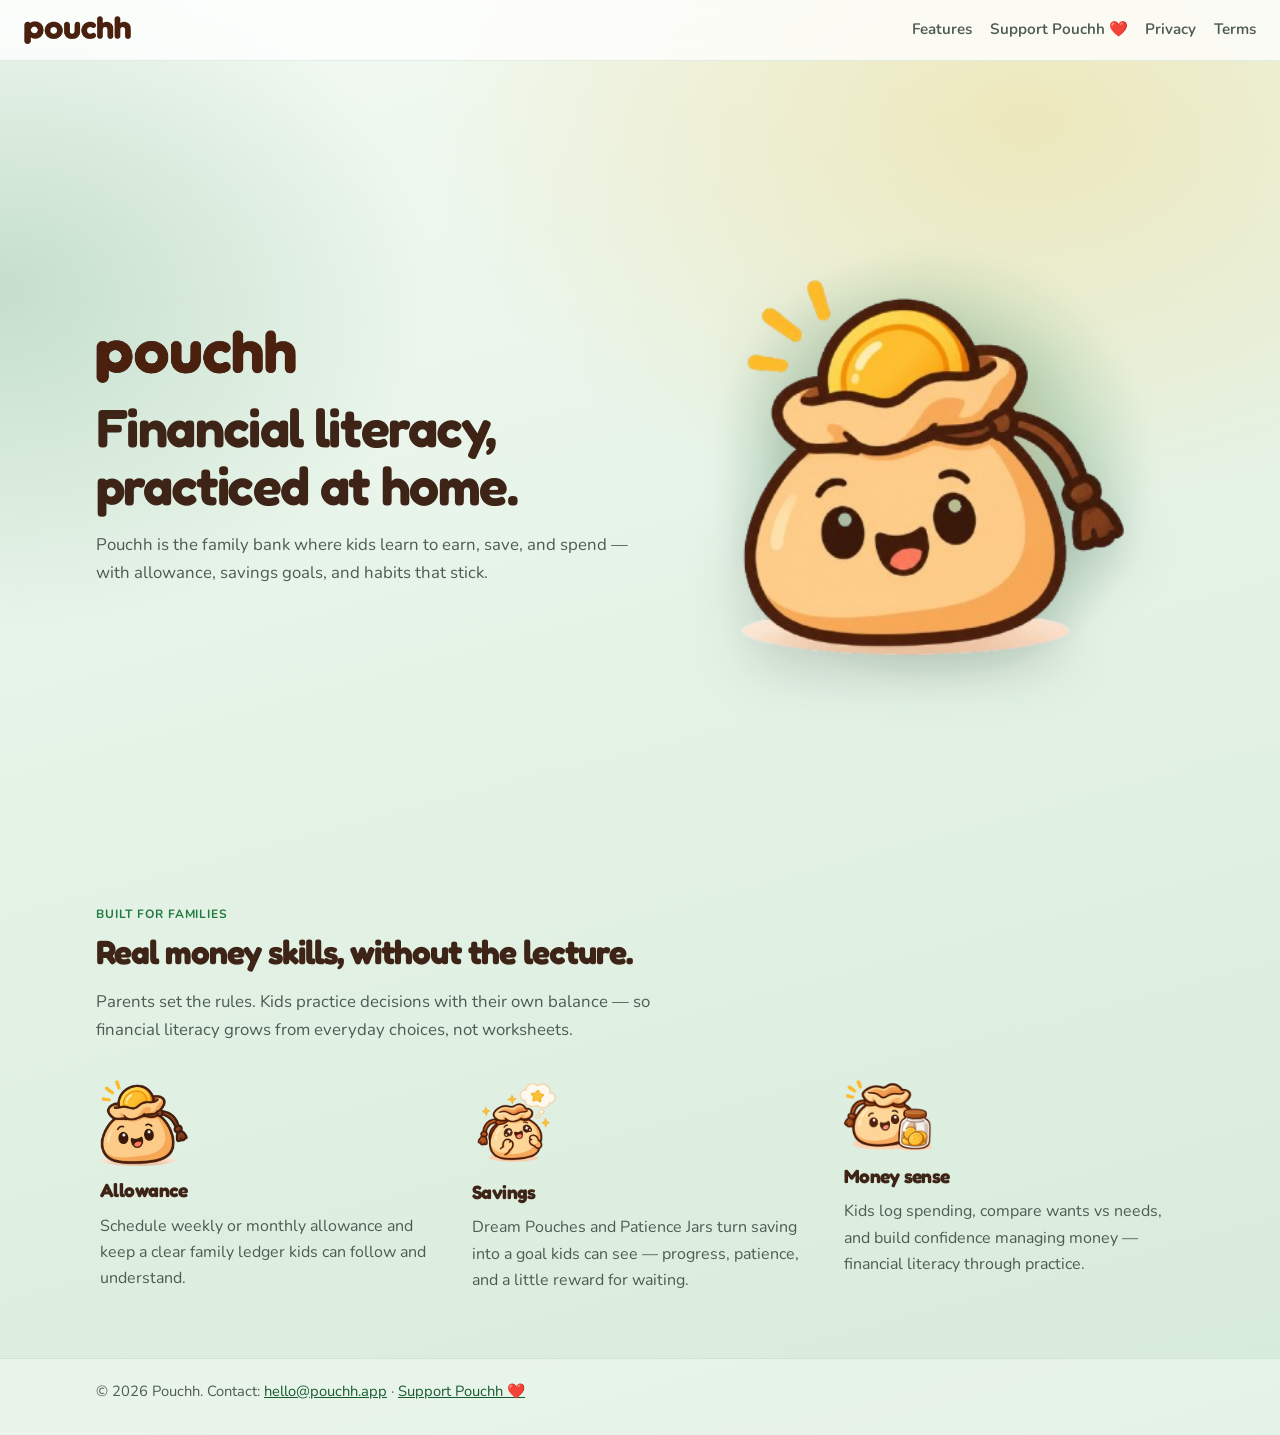
<file: index.html>
<!DOCTYPE html>
<html lang="en">
<head>
  <meta charset="utf-8" />
  <meta name="viewport" content="width=device-width, initial-scale=1" />
  <title>Pouchh — Money skills for kids</title>
  <meta name="description" content="Pouchh helps families teach kids financial literacy through allowance, savings goals, and everyday spending — with Dream Pouches and Patience Jars." />
  <link rel="icon" href="assets/icon.png" />
  <link rel="preconnect" href="https://fonts.googleapis.com" />
  <link rel="preconnect" href="https://fonts.gstatic.com" crossorigin />
  <link href="https://fonts.googleapis.com/css2?family=Fredoka:wght@500;600;700&family=Nunito:wght@500;600;700&display=swap" rel="stylesheet" />
  <link rel="stylesheet" href="styles.css" />
</head>
<body class="home">
  <header class="site-header">
    <a class="brand" href="index.html" aria-label="Pouchh home">
      <img src="assets/wordmark.png" alt="pouchh" class="brand-mark" width="120" height="36" />
    </a>
    <nav>
      <a href="#features">Features</a>
      <a href="https://paypal.me/pouchh" rel="noopener noreferrer" target="_blank">Support Pouchh ❤️</a>
      <a href="privacy.html">Privacy</a>
      <a href="terms.html">Terms</a>
    </nav>
  </header>

  <main>
    <section class="hero-stage">
      <div class="hero-copy reveal">
        <img
          class="hero-wordmark"
          src="assets/wordmark.png"
          alt="Pouchh"
          width="220"
          height="66"
        />
        <h1>Financial literacy, practiced at home.</h1>
        <p class="lede">
          Pouchh is the family bank where kids learn to earn, save, and spend — with allowance, savings goals, and habits that stick.
        </p>
      </div>
      <div class="hero-art reveal reveal-delay" aria-hidden="true">
        <div class="hero-glow"></div>
        <img class="mascot float" src="assets/mascot.png" alt="" width="420" height="420" />
      </div>
    </section>

    <section id="features" class="features">
      <div class="section-intro reveal">
        <p class="eyebrow">Built for families</p>
        <h2>Real money skills, without the lecture.</h2>
        <p class="lede">
          Parents set the rules. Kids practice decisions with their own balance — so financial literacy grows from everyday choices, not worksheets.
        </p>
      </div>

      <div class="feature-rail">
        <article class="feature reveal">
          <img src="assets/mascot.png" alt="" width="120" height="120" />
          <h3>Allowance</h3>
          <p>Schedule weekly or monthly allowance and keep a clear family ledger kids can follow and understand.</p>
        </article>
        <article class="feature reveal reveal-delay">
          <img src="assets/dream-pouch.png" alt="" width="120" height="120" />
          <h3>Savings</h3>
          <p>Dream Pouches and Patience Jars turn saving into a goal kids can see — progress, patience, and a little reward for waiting.</p>
        </article>
        <article class="feature reveal reveal-delay-2">
          <img src="assets/patience-jar.png" alt="" width="120" height="120" />
          <h3>Money sense</h3>
          <p>Kids log spending, compare wants vs needs, and build confidence managing money — financial literacy through practice.</p>
        </article>
      </div>
    </section>
  </main>

  <footer class="site-footer">
    <p>
      © 2026 Pouchh.
      Contact: <a href="mailto:hello@pouchh.app">hello@pouchh.app</a>
      · <a href="https://paypal.me/pouchh" rel="noopener noreferrer" target="_blank">Support Pouchh ❤️</a>
    </p>
  </footer>
</body>
</html>
</file>
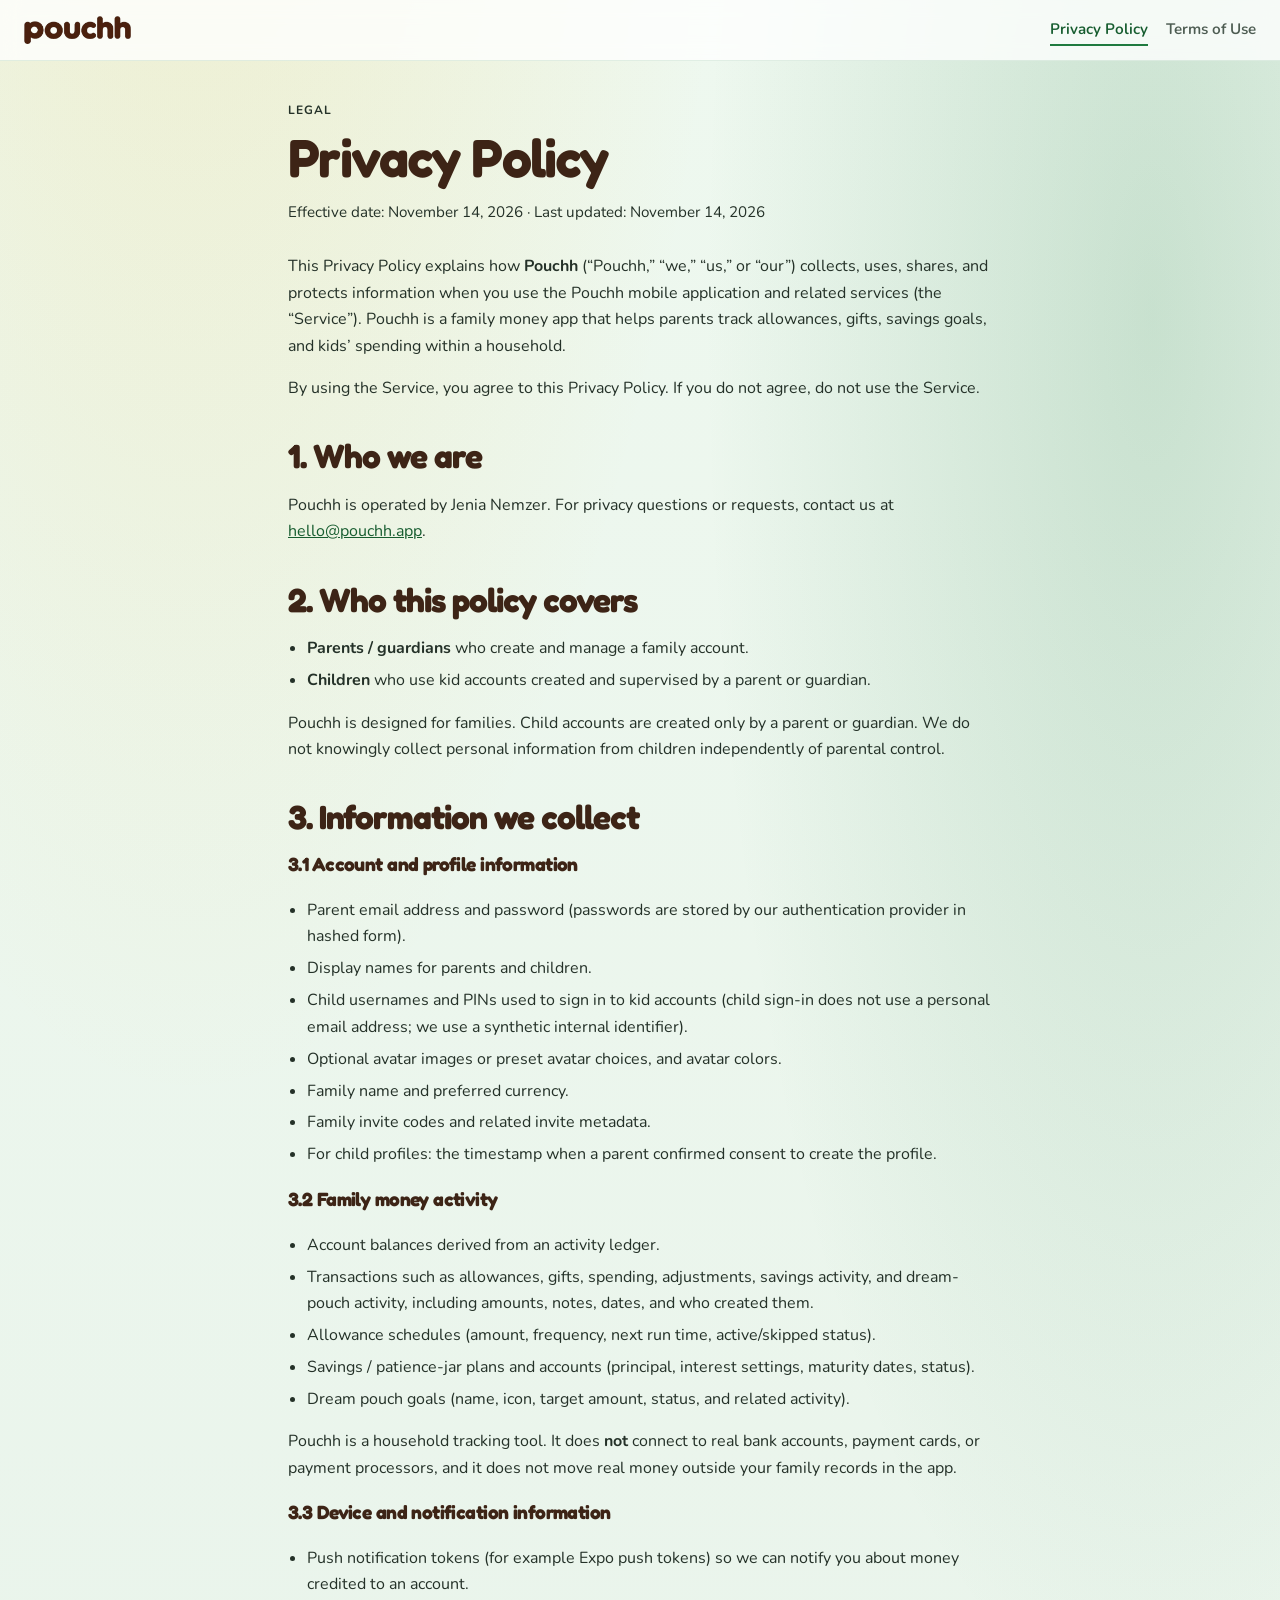
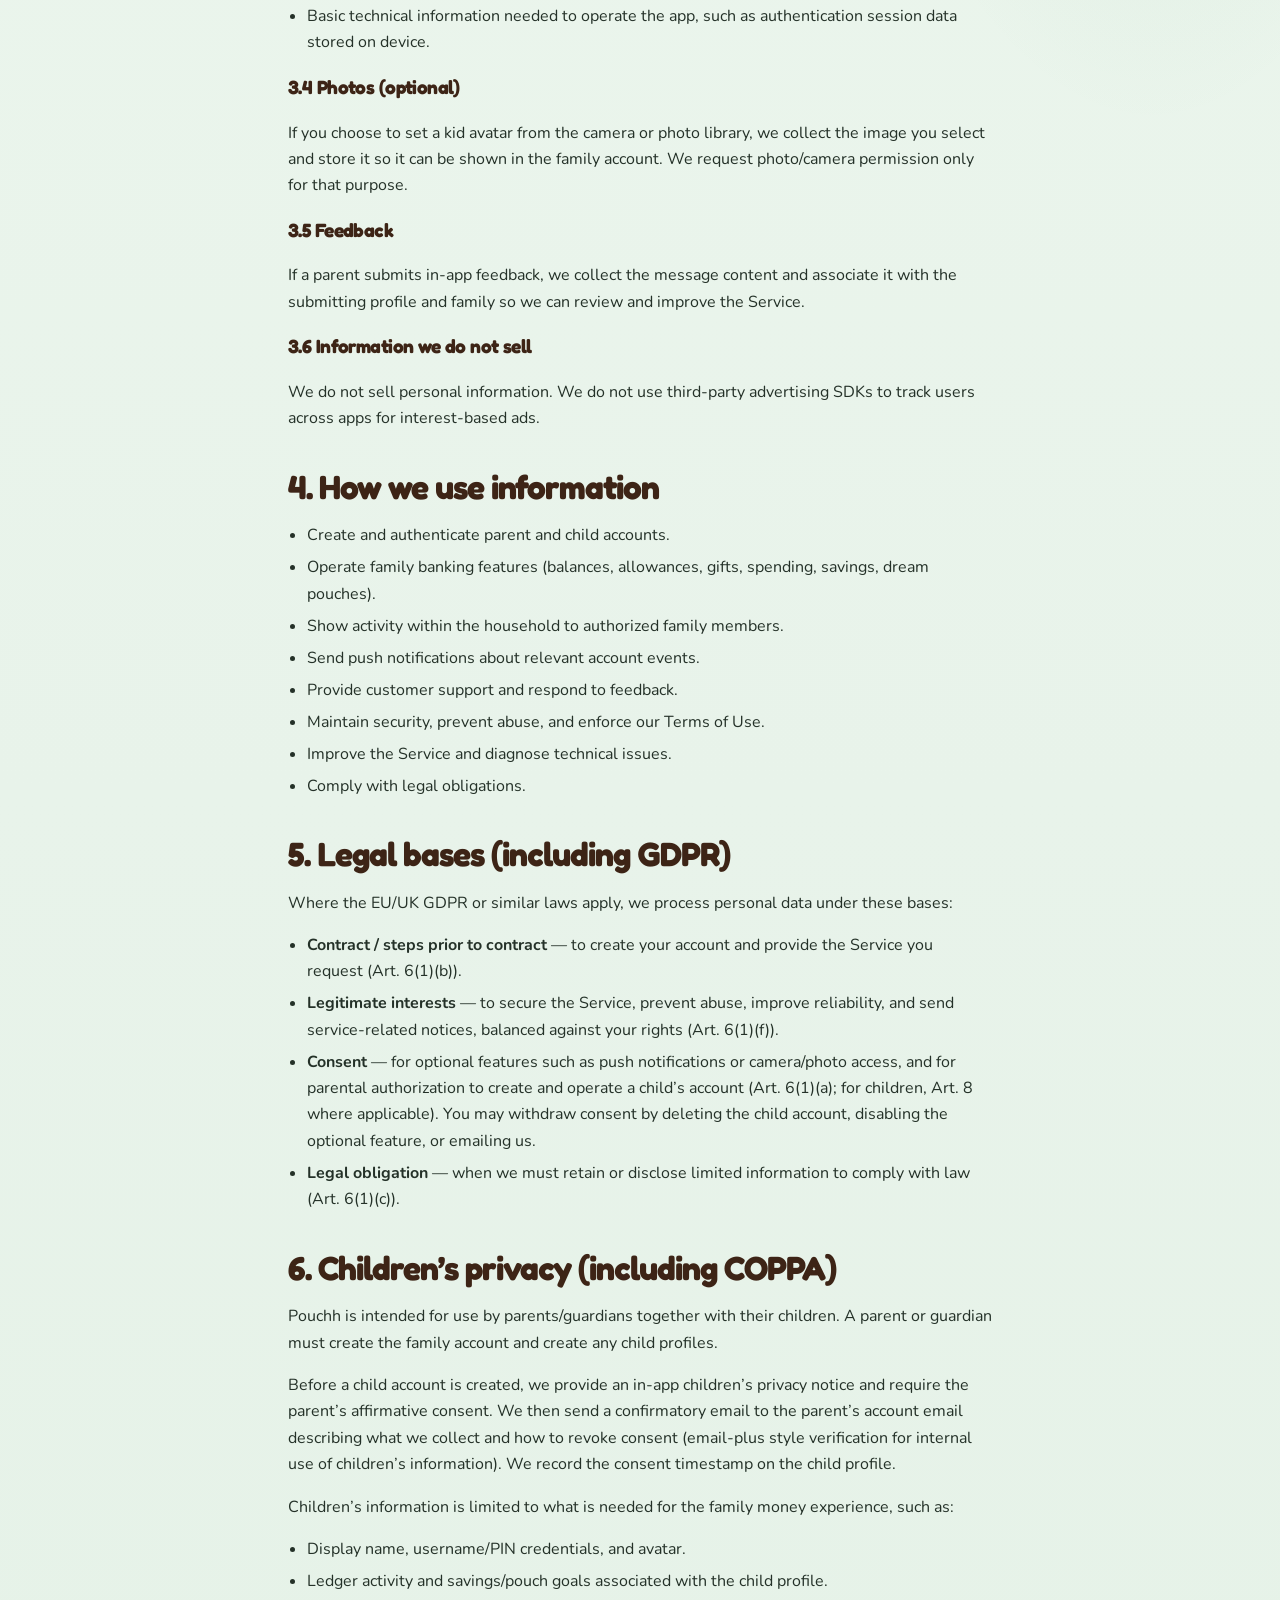
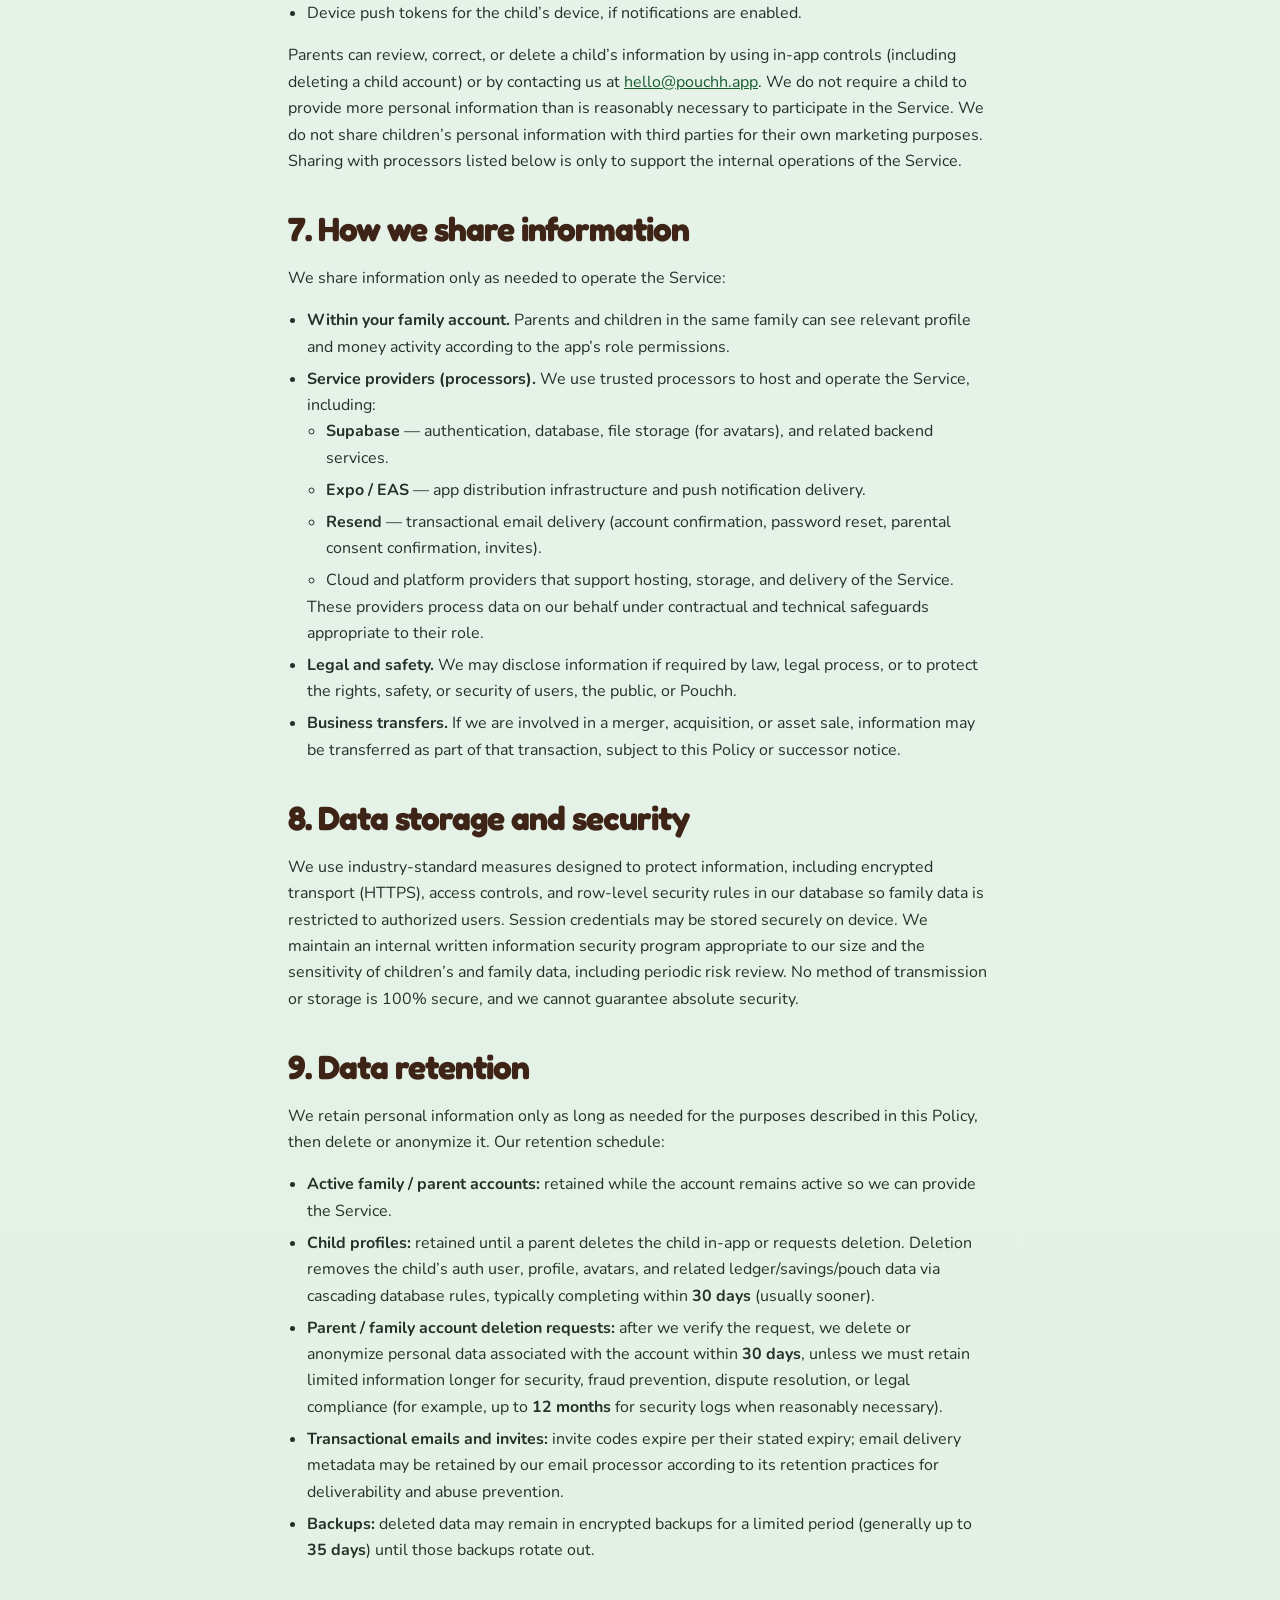
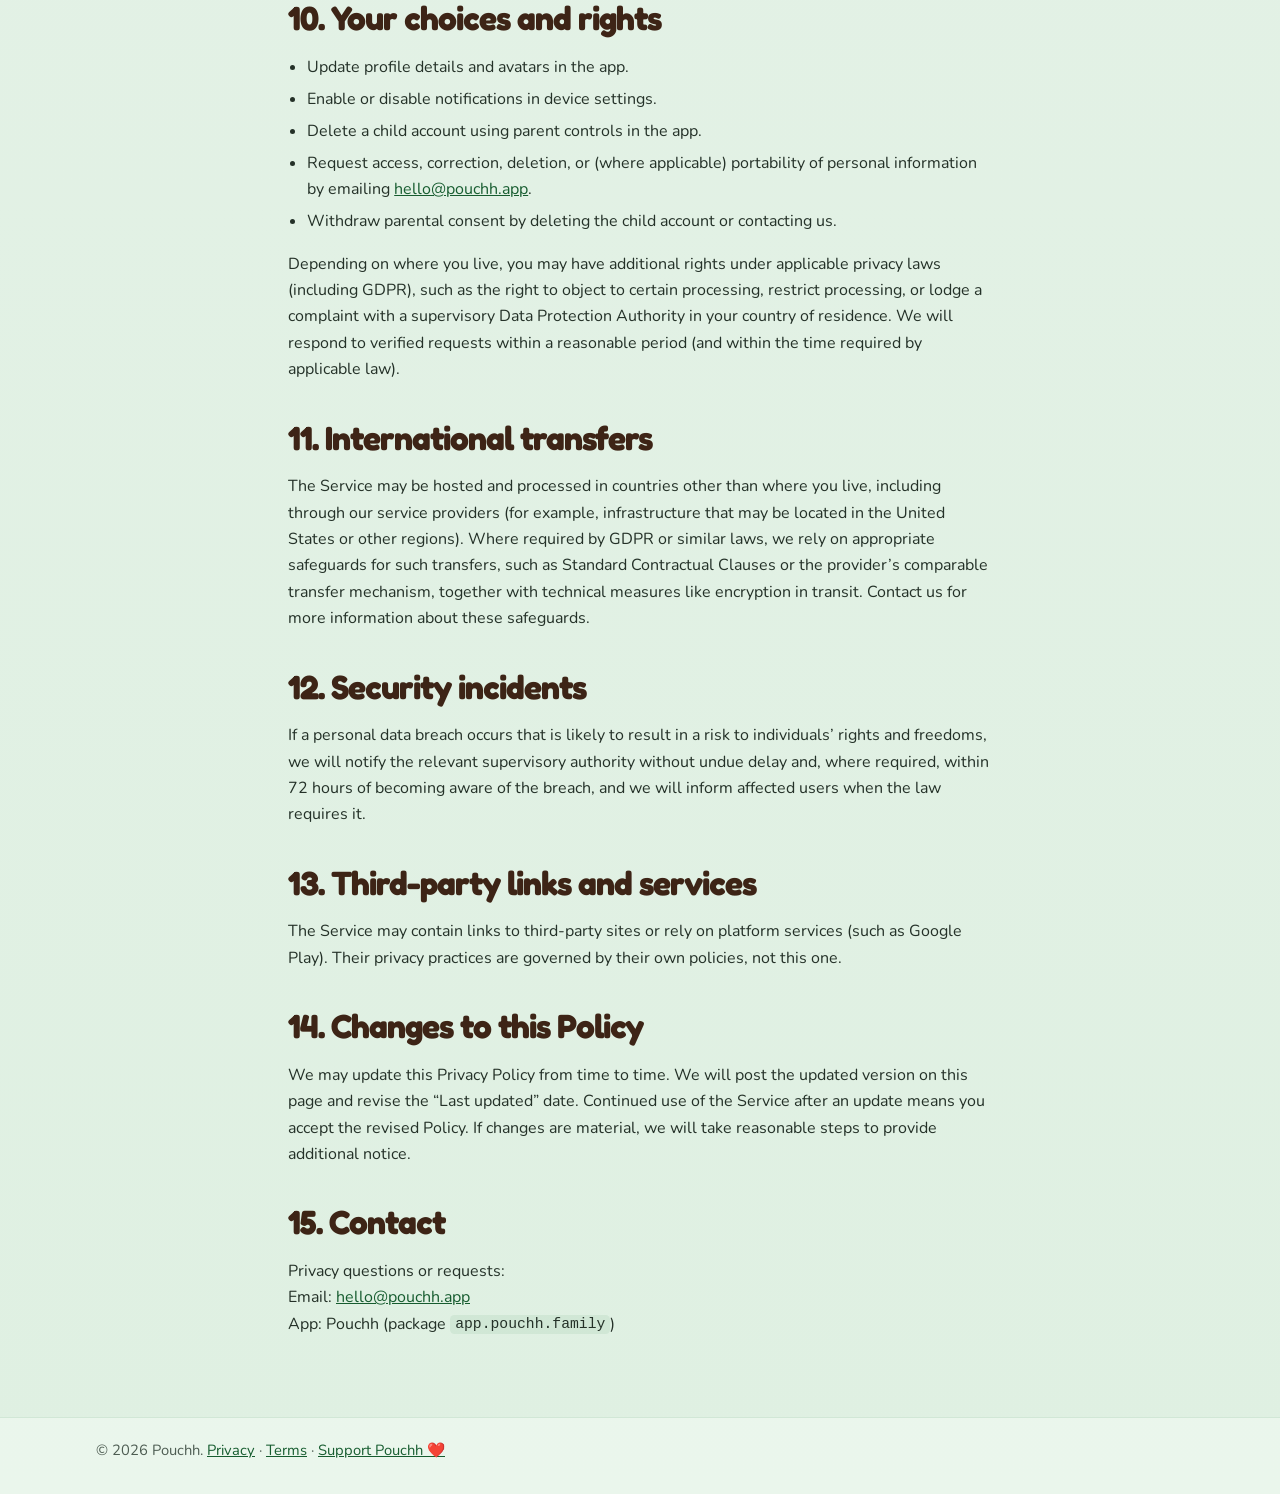
<file: privacy.html>
<!DOCTYPE html>
<html lang="en">
<head>
  <meta charset="utf-8" />
  <meta name="viewport" content="width=device-width, initial-scale=1" />
  <title>Pouchh Privacy Policy</title>
  <link rel="icon" href="assets/icon.png" />
  <link rel="preconnect" href="https://fonts.googleapis.com" />
  <link rel="preconnect" href="https://fonts.gstatic.com" crossorigin />
  <link href="https://fonts.googleapis.com/css2?family=Fredoka:wght@500;600;700&family=Nunito:wght@500;600;700&display=swap" rel="stylesheet" />
  <link rel="stylesheet" href="styles.css" />
</head>
<body>
  <header class="site-header">
    <a class="brand" href="index.html" aria-label="Pouchh home">
      <img src="assets/wordmark.png" alt="pouchh" class="brand-mark" width="120" height="36" />
    </a>
    <nav>
      <a href="privacy.html" aria-current="page">Privacy Policy</a>
      <a href="terms.html">Terms of Use</a>
    </nav>
  </header>

  <main class="doc">
    <p class="eyebrow">Legal</p>
    <h1>Privacy Policy</h1>
    <p class="meta">Effective date: November 14, 2026 · Last updated: November 14, 2026</p>

    <p>
      This Privacy Policy explains how <strong>Pouchh</strong> (“Pouchh,” “we,” “us,” or “our”)
      collects, uses, shares, and protects information when you use the Pouchh mobile application
      and related services (the “Service”). Pouchh is a family money app that helps parents track
      allowances, gifts, savings goals, and kids’ spending within a household.
    </p>
    <p>
      By using the Service, you agree to this Privacy Policy. If you do not agree, do not use the Service.
    </p>

    <h2>1. Who we are</h2>
    <p>
      Pouchh is operated by Jenia Nemzer. For privacy questions or requests, contact us at
      <a href="mailto:hello@pouchh.app">hello@pouchh.app</a>.
    </p>

    <h2>2. Who this policy covers</h2>
    <ul>
      <li><strong>Parents / guardians</strong> who create and manage a family account.</li>
      <li><strong>Children</strong> who use kid accounts created and supervised by a parent or guardian.</li>
    </ul>
    <p>
      Pouchh is designed for families. Child accounts are created only by a parent or guardian.
      We do not knowingly collect personal information from children independently of parental control.
    </p>

    <h2>3. Information we collect</h2>

    <h3>3.1 Account and profile information</h3>
    <ul>
      <li>Parent email address and password (passwords are stored by our authentication provider in hashed form).</li>
      <li>Display names for parents and children.</li>
      <li>Child usernames and PINs used to sign in to kid accounts (child sign-in does not use a personal email address; we use a synthetic internal identifier).</li>
      <li>Optional avatar images or preset avatar choices, and avatar colors.</li>
      <li>Family name and preferred currency.</li>
      <li>Family invite codes and related invite metadata.</li>
      <li>For child profiles: the timestamp when a parent confirmed consent to create the profile.</li>
    </ul>

    <h3>3.2 Family money activity</h3>
    <ul>
      <li>Account balances derived from an activity ledger.</li>
      <li>Transactions such as allowances, gifts, spending, adjustments, savings activity, and dream-pouch activity, including amounts, notes, dates, and who created them.</li>
      <li>Allowance schedules (amount, frequency, next run time, active/skipped status).</li>
      <li>Savings / patience-jar plans and accounts (principal, interest settings, maturity dates, status).</li>
      <li>Dream pouch goals (name, icon, target amount, status, and related activity).</li>
    </ul>
    <p>
      Pouchh is a household tracking tool. It does <strong>not</strong> connect to real bank accounts,
      payment cards, or payment processors, and it does not move real money outside your family records in the app.
    </p>

    <h3>3.3 Device and notification information</h3>
    <ul>
      <li>Push notification tokens (for example Expo push tokens) so we can notify you about money credited to an account.</li>
      <li>Basic technical information needed to operate the app, such as authentication session data stored on device.</li>
    </ul>

    <h3>3.4 Photos (optional)</h3>
    <p>
      If you choose to set a kid avatar from the camera or photo library, we collect the image you select
      and store it so it can be shown in the family account. We request photo/camera permission only for that purpose.
    </p>

    <h3>3.5 Feedback</h3>
    <p>
      If a parent submits in-app feedback, we collect the message content and associate it with the submitting
      profile and family so we can review and improve the Service.
    </p>

    <h3>3.6 Information we do not sell</h3>
    <p>
      We do not sell personal information. We do not use third-party advertising SDKs to track users across apps
      for interest-based ads.
    </p>

    <h2>4. How we use information</h2>
    <ul>
      <li>Create and authenticate parent and child accounts.</li>
      <li>Operate family banking features (balances, allowances, gifts, spending, savings, dream pouches).</li>
      <li>Show activity within the household to authorized family members.</li>
      <li>Send push notifications about relevant account events.</li>
      <li>Provide customer support and respond to feedback.</li>
      <li>Maintain security, prevent abuse, and enforce our Terms of Use.</li>
      <li>Improve the Service and diagnose technical issues.</li>
      <li>Comply with legal obligations.</li>
    </ul>

    <h2>5. Legal bases (including GDPR)</h2>
    <p>
      Where the EU/UK GDPR or similar laws apply, we process personal data under these bases:
    </p>
    <ul>
      <li>
        <strong>Contract / steps prior to contract</strong> — to create your account and provide the Service
        you request (Art. 6(1)(b)).
      </li>
      <li>
        <strong>Legitimate interests</strong> — to secure the Service, prevent abuse, improve reliability,
        and send service-related notices, balanced against your rights (Art. 6(1)(f)).
      </li>
      <li>
        <strong>Consent</strong> — for optional features such as push notifications or camera/photo access,
        and for parental authorization to create and operate a child’s account (Art. 6(1)(a); for children,
        Art. 8 where applicable). You may withdraw consent by deleting the child account, disabling the
        optional feature, or emailing us.
      </li>
      <li>
        <strong>Legal obligation</strong> — when we must retain or disclose limited information to comply
        with law (Art. 6(1)(c)).
      </li>
    </ul>

    <h2>6. Children’s privacy (including COPPA)</h2>
    <p>
      Pouchh is intended for use by parents/guardians together with their children. A parent or guardian must
      create the family account and create any child profiles.
    </p>
    <p>
      Before a child account is created, we provide an in-app children’s privacy notice and require the parent’s
      affirmative consent. We then send a confirmatory email to the parent’s account email describing what we
      collect and how to revoke consent (email-plus style verification for internal use of children’s information).
      We record the consent timestamp on the child profile.
    </p>
    <p>Children’s information is limited to what is needed for the family money experience, such as:</p>
    <ul>
      <li>Display name, username/PIN credentials, and avatar.</li>
      <li>Ledger activity and savings/pouch goals associated with the child profile.</li>
      <li>Device push tokens for the child’s device, if notifications are enabled.</li>
    </ul>
    <p>
      Parents can review, correct, or delete a child’s information by using in-app controls (including deleting a child account)
      or by contacting us at <a href="mailto:hello@pouchh.app">hello@pouchh.app</a>.
      We do not require a child to provide more personal information than is reasonably necessary to participate in the Service.
      We do not share children’s personal information with third parties for their own marketing purposes.
      Sharing with processors listed below is only to support the internal operations of the Service.
    </p>

    <h2>7. How we share information</h2>
    <p>We share information only as needed to operate the Service:</p>
    <ul>
      <li>
        <strong>Within your family account.</strong> Parents and children in the same family can see relevant
        profile and money activity according to the app’s role permissions.
      </li>
      <li>
        <strong>Service providers (processors).</strong> We use trusted processors to host and operate the Service, including:
        <ul>
          <li><strong>Supabase</strong> — authentication, database, file storage (for avatars), and related backend services.</li>
          <li><strong>Expo / EAS</strong> — app distribution infrastructure and push notification delivery.</li>
          <li><strong>Resend</strong> — transactional email delivery (account confirmation, password reset, parental consent confirmation, invites).</li>
          <li>Cloud and platform providers that support hosting, storage, and delivery of the Service.</li>
        </ul>
        These providers process data on our behalf under contractual and technical safeguards appropriate to their role.
      </li>
      <li>
        <strong>Legal and safety.</strong> We may disclose information if required by law, legal process, or to protect
        the rights, safety, or security of users, the public, or Pouchh.
      </li>
      <li>
        <strong>Business transfers.</strong> If we are involved in a merger, acquisition, or asset sale, information may
        be transferred as part of that transaction, subject to this Policy or successor notice.
      </li>
    </ul>

    <h2>8. Data storage and security</h2>
    <p>
      We use industry-standard measures designed to protect information, including encrypted transport (HTTPS),
      access controls, and row-level security rules in our database so family data is restricted to authorized users.
      Session credentials may be stored securely on device. We maintain an internal written information security
      program appropriate to our size and the sensitivity of children’s and family data, including periodic risk
      review. No method of transmission or storage is 100% secure, and we cannot guarantee absolute security.
    </p>

    <h2>9. Data retention</h2>
    <p>
      We retain personal information only as long as needed for the purposes described in this Policy, then delete
      or anonymize it. Our retention schedule:
    </p>
    <ul>
      <li>
        <strong>Active family / parent accounts:</strong> retained while the account remains active so we can
        provide the Service.
      </li>
      <li>
        <strong>Child profiles:</strong> retained until a parent deletes the child in-app or requests deletion.
        Deletion removes the child’s auth user, profile, avatars, and related ledger/savings/pouch data via cascading
        database rules, typically completing within <strong>30 days</strong> (usually sooner).
      </li>
      <li>
        <strong>Parent / family account deletion requests:</strong> after we verify the request, we delete or
        anonymize personal data associated with the account within <strong>30 days</strong>, unless we must retain
        limited information longer for security, fraud prevention, dispute resolution, or legal compliance
        (for example, up to <strong>12 months</strong> for security logs when reasonably necessary).
      </li>
      <li>
        <strong>Transactional emails and invites:</strong> invite codes expire per their stated expiry; email
        delivery metadata may be retained by our email processor according to its retention practices for
        deliverability and abuse prevention.
      </li>
      <li>
        <strong>Backups:</strong> deleted data may remain in encrypted backups for a limited period (generally
        up to <strong>35 days</strong>) until those backups rotate out.
      </li>
    </ul>

    <h2>10. Your choices and rights</h2>
    <ul>
      <li>Update profile details and avatars in the app.</li>
      <li>Enable or disable notifications in device settings.</li>
      <li>Delete a child account using parent controls in the app.</li>
      <li>Request access, correction, deletion, or (where applicable) portability of personal information by emailing
        <a href="mailto:hello@pouchh.app">hello@pouchh.app</a>.</li>
      <li>Withdraw parental consent by deleting the child account or contacting us.</li>
    </ul>
    <p>
      Depending on where you live, you may have additional rights under applicable privacy laws (including GDPR),
      such as the right to object to certain processing, restrict processing, or lodge a complaint with a
      supervisory Data Protection Authority in your country of residence. We will respond to verified requests
      within a reasonable period (and within the time required by applicable law).
    </p>

    <h2>11. International transfers</h2>
    <p>
      The Service may be hosted and processed in countries other than where you live, including through our
      service providers (for example, infrastructure that may be located in the United States or other regions).
      Where required by GDPR or similar laws, we rely on appropriate safeguards for such transfers, such as
      Standard Contractual Clauses or the provider’s comparable transfer mechanism, together with technical
      measures like encryption in transit. Contact us for more information about these safeguards.
    </p>

    <h2>12. Security incidents</h2>
    <p>
      If a personal data breach occurs that is likely to result in a risk to individuals’ rights and freedoms,
      we will notify the relevant supervisory authority without undue delay and, where required, within
      72 hours of becoming aware of the breach, and we will inform affected users when the law requires it.
    </p>

    <h2>13. Third-party links and services</h2>
    <p>
      The Service may contain links to third-party sites or rely on platform services (such as Google Play).
      Their privacy practices are governed by their own policies, not this one.
    </p>

    <h2>14. Changes to this Policy</h2>
    <p>
      We may update this Privacy Policy from time to time. We will post the updated version on this page and
      revise the “Last updated” date. Continued use of the Service after an update means you accept the revised Policy.
      If changes are material, we will take reasonable steps to provide additional notice.
    </p>

    <h2>15. Contact</h2>
    <p>
      Privacy questions or requests:<br />
      Email: <a href="mailto:hello@pouchh.app">hello@pouchh.app</a><br />
      App: Pouchh (package <code>app.pouchh.family</code>)
    </p>
  </main>

  <footer class="site-footer">
    <p>
      © 2026 Pouchh.
      <a href="privacy.html">Privacy</a> · <a href="terms.html">Terms</a>
      · <a href="https://paypal.me/pouchh" rel="noopener noreferrer" target="_blank">Support Pouchh ❤️</a>
    </p>
  </footer>
</body>
</html>
</file>
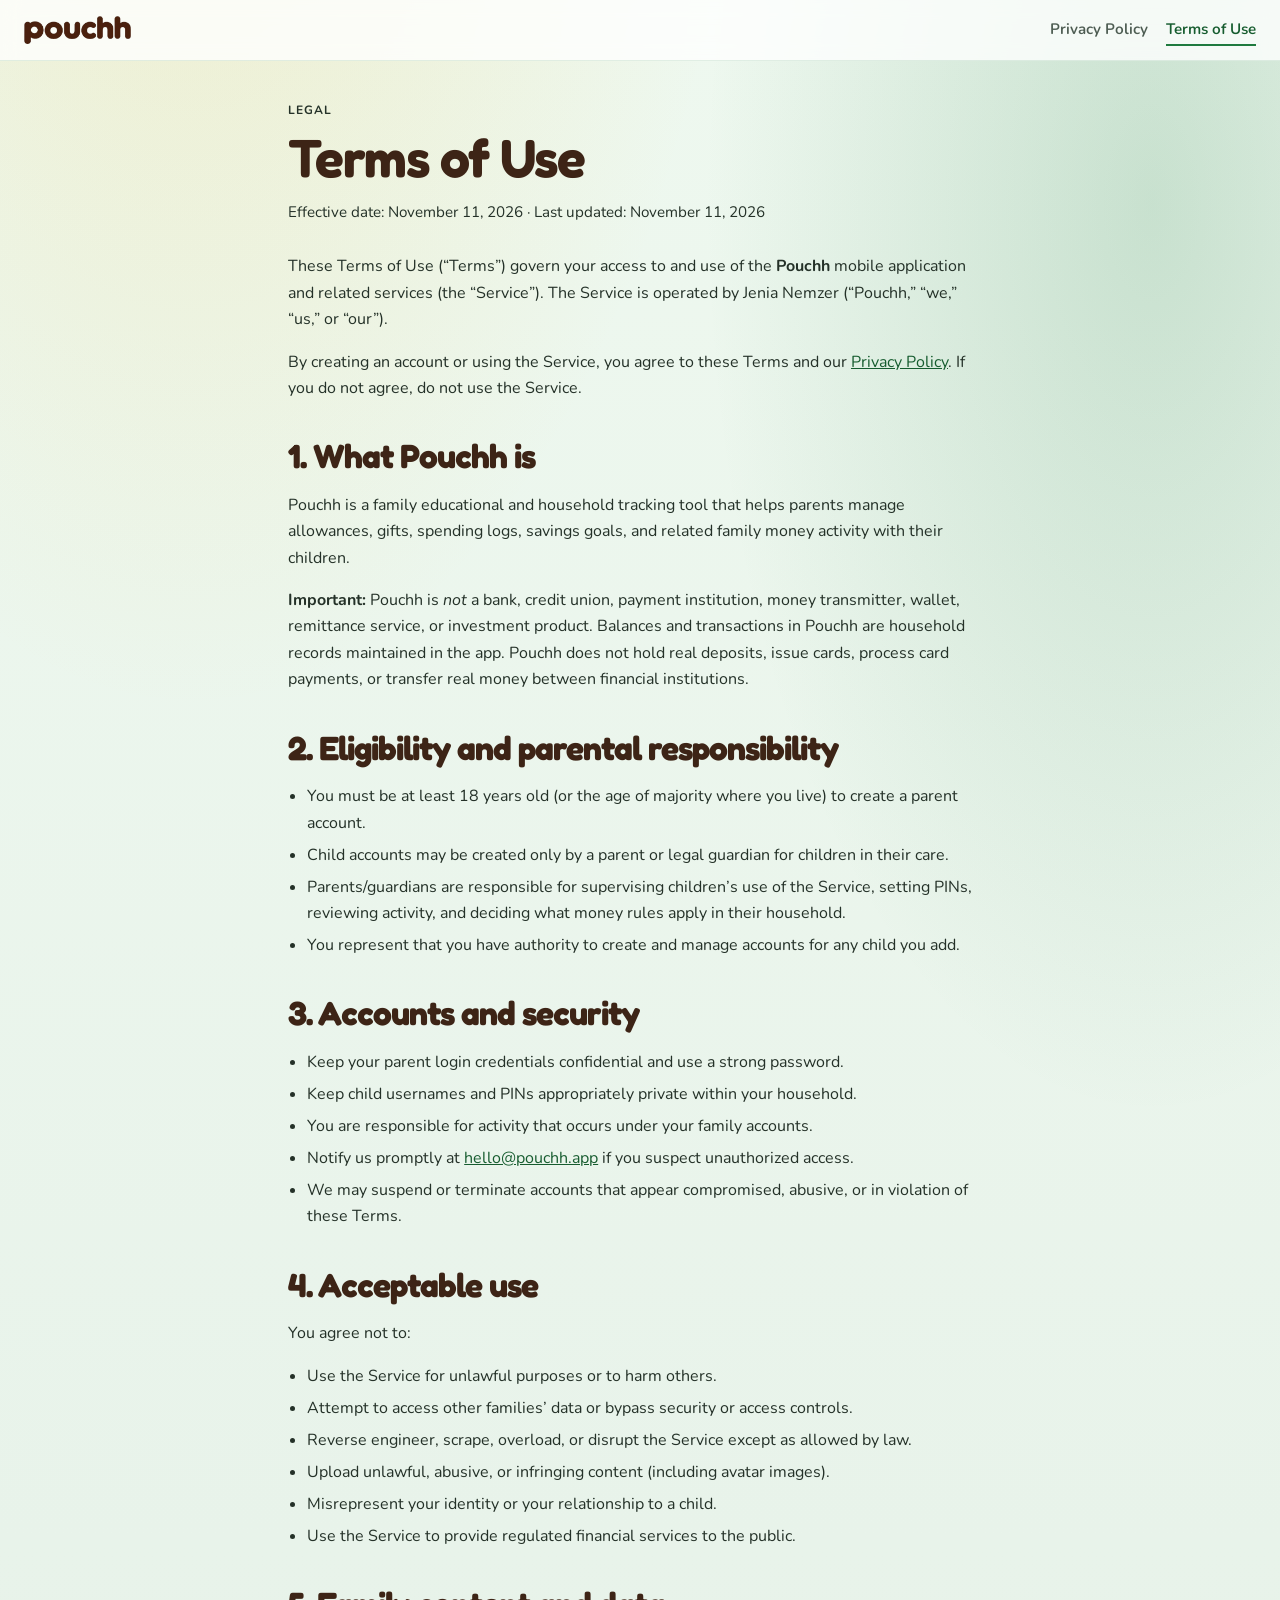
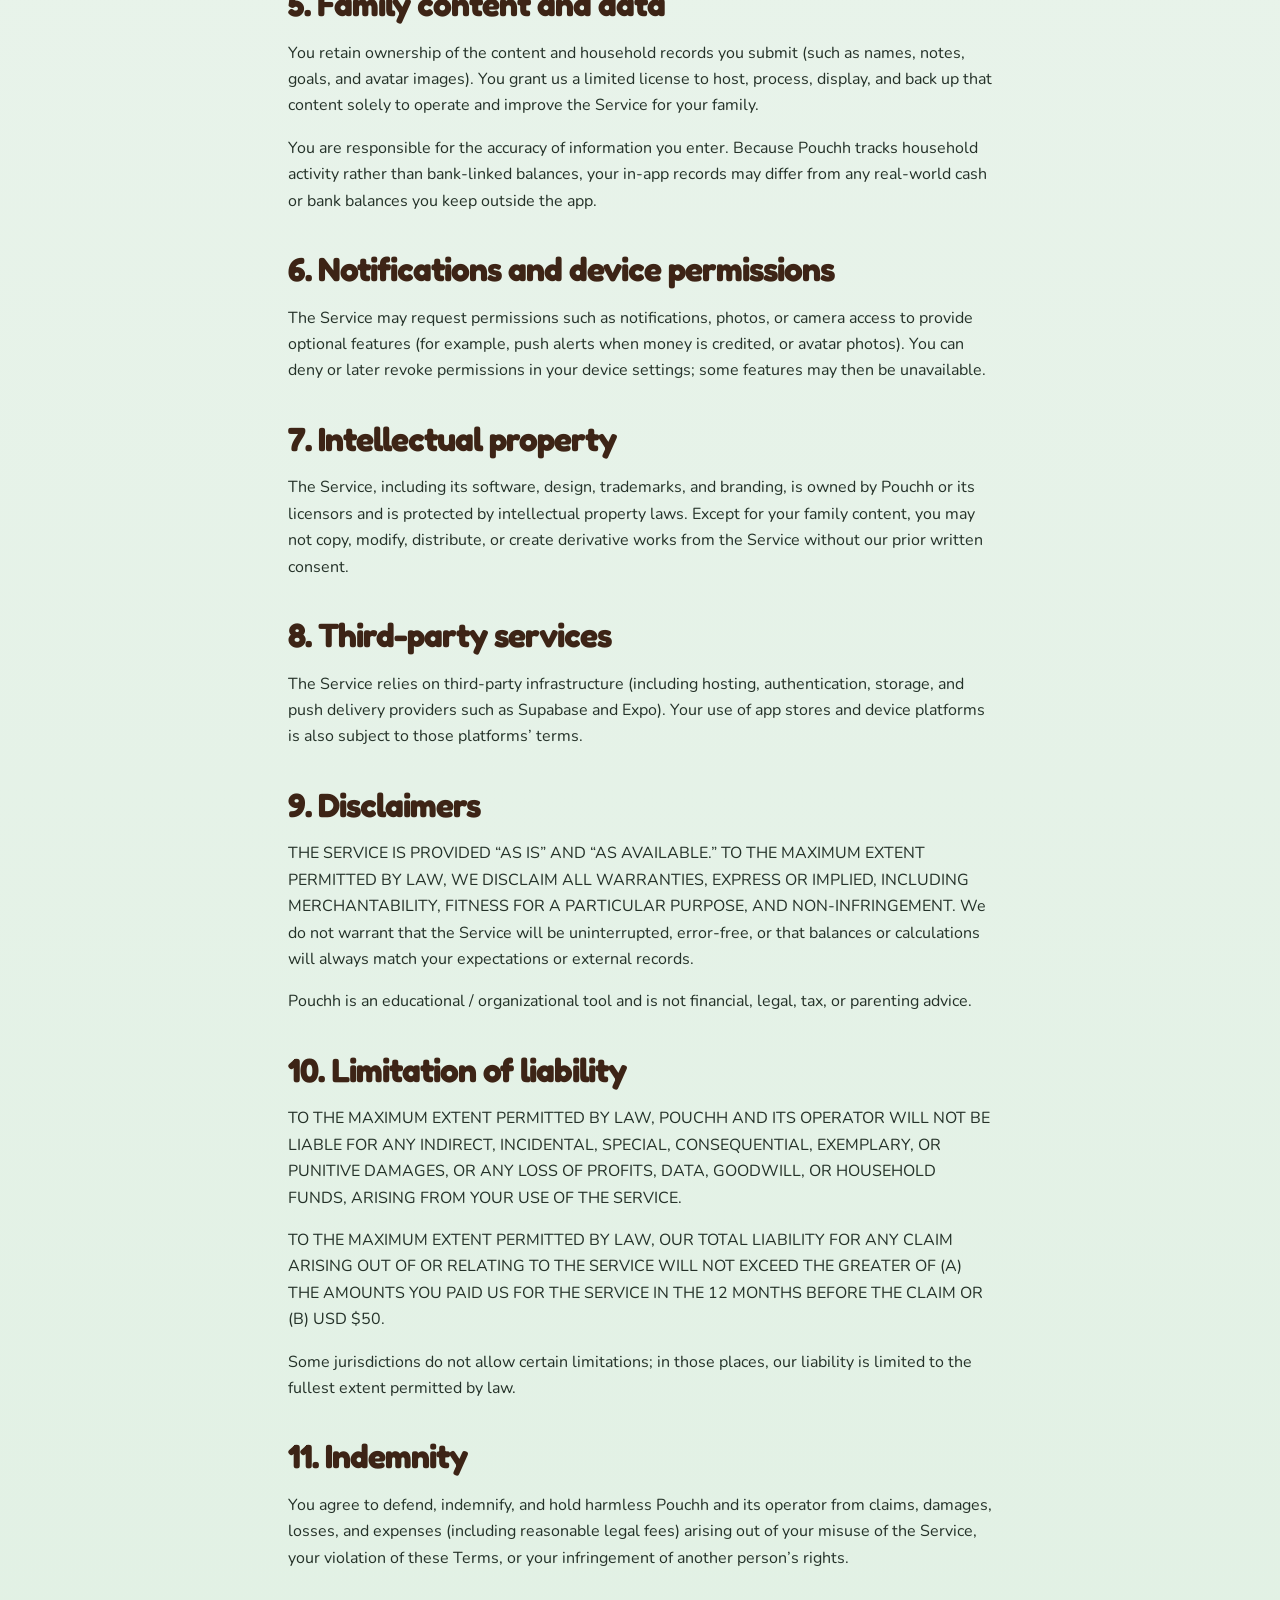
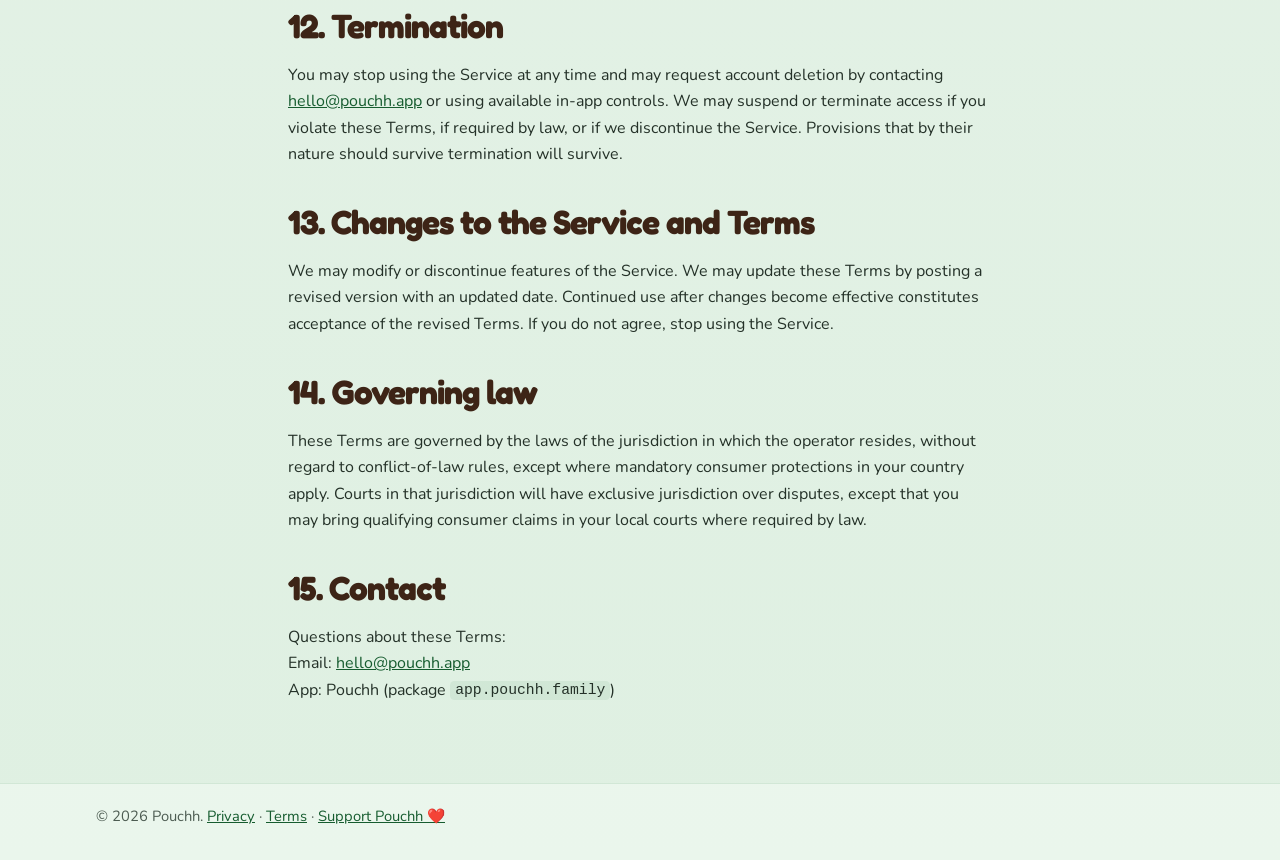
<file: terms.html>
<!DOCTYPE html>
<html lang="en">
<head>
  <meta charset="utf-8" />
  <meta name="viewport" content="width=device-width, initial-scale=1" />
  <title>Pouchh Terms of Use</title>
  <link rel="icon" href="assets/icon.png" />
  <link rel="preconnect" href="https://fonts.googleapis.com" />
  <link rel="preconnect" href="https://fonts.gstatic.com" crossorigin />
  <link href="https://fonts.googleapis.com/css2?family=Fredoka:wght@500;600;700&family=Nunito:wght@500;600;700&display=swap" rel="stylesheet" />
  <link rel="stylesheet" href="styles.css" />
</head>
<body>
  <header class="site-header">
    <a class="brand" href="index.html" aria-label="Pouchh home">
      <img src="assets/wordmark.png" alt="pouchh" class="brand-mark" width="120" height="36" />
    </a>
    <nav>
      <a href="privacy.html">Privacy Policy</a>
      <a href="terms.html" aria-current="page">Terms of Use</a>
    </nav>
  </header>

  <main class="doc">
    <p class="eyebrow">Legal</p>
    <h1>Terms of Use</h1>
    <p class="meta">Effective date: November 11, 2026 · Last updated: November 11, 2026</p>

    <p>
      These Terms of Use (“Terms”) govern your access to and use of the <strong>Pouchh</strong> mobile
      application and related services (the “Service”). The Service is operated by Jenia Nemzer
      (“Pouchh,” “we,” “us,” or “our”).
    </p>
    <p>
      By creating an account or using the Service, you agree to these Terms and our
      <a href="privacy.html">Privacy Policy</a>. If you do not agree, do not use the Service.
    </p>

    <h2>1. What Pouchh is</h2>
    <p>
      Pouchh is a family educational and household tracking tool that helps parents manage allowances,
      gifts, spending logs, savings goals, and related family money activity with their children.
    </p>
    <p>
      <strong>Important:</strong> Pouchh is <em>not</em> a bank, credit union, payment institution,
      money transmitter, wallet, remittance service, or investment product. Balances and transactions
      in Pouchh are household records maintained in the app. Pouchh does not hold real deposits,
      issue cards, process card payments, or transfer real money between financial institutions.
    </p>

    <h2>2. Eligibility and parental responsibility</h2>
    <ul>
      <li>You must be at least 18 years old (or the age of majority where you live) to create a parent account.</li>
      <li>Child accounts may be created only by a parent or legal guardian for children in their care.</li>
      <li>Parents/guardians are responsible for supervising children’s use of the Service, setting PINs,
        reviewing activity, and deciding what money rules apply in their household.</li>
      <li>You represent that you have authority to create and manage accounts for any child you add.</li>
    </ul>

    <h2>3. Accounts and security</h2>
    <ul>
      <li>Keep your parent login credentials confidential and use a strong password.</li>
      <li>Keep child usernames and PINs appropriately private within your household.</li>
      <li>You are responsible for activity that occurs under your family accounts.</li>
      <li>Notify us promptly at <a href="mailto:hello@pouchh.app">hello@pouchh.app</a> if you suspect unauthorized access.</li>
      <li>We may suspend or terminate accounts that appear compromised, abusive, or in violation of these Terms.</li>
    </ul>

    <h2>4. Acceptable use</h2>
    <p>You agree not to:</p>
    <ul>
      <li>Use the Service for unlawful purposes or to harm others.</li>
      <li>Attempt to access other families’ data or bypass security or access controls.</li>
      <li>Reverse engineer, scrape, overload, or disrupt the Service except as allowed by law.</li>
      <li>Upload unlawful, abusive, or infringing content (including avatar images).</li>
      <li>Misrepresent your identity or your relationship to a child.</li>
      <li>Use the Service to provide regulated financial services to the public.</li>
    </ul>

    <h2>5. Family content and data</h2>
    <p>
      You retain ownership of the content and household records you submit (such as names, notes, goals,
      and avatar images). You grant us a limited license to host, process, display, and back up that
      content solely to operate and improve the Service for your family.
    </p>
    <p>
      You are responsible for the accuracy of information you enter. Because Pouchh tracks household
      activity rather than bank-linked balances, your in-app records may differ from any real-world cash
      or bank balances you keep outside the app.
    </p>

    <h2>6. Notifications and device permissions</h2>
    <p>
      The Service may request permissions such as notifications, photos, or camera access to provide
      optional features (for example, push alerts when money is credited, or avatar photos). You can deny
      or later revoke permissions in your device settings; some features may then be unavailable.
    </p>

    <h2>7. Intellectual property</h2>
    <p>
      The Service, including its software, design, trademarks, and branding, is owned by Pouchh or its
      licensors and is protected by intellectual property laws. Except for your family content, you may
      not copy, modify, distribute, or create derivative works from the Service without our prior written consent.
    </p>

    <h2>8. Third-party services</h2>
    <p>
      The Service relies on third-party infrastructure (including hosting, authentication, storage, and
      push delivery providers such as Supabase and Expo). Your use of app stores and device platforms is
      also subject to those platforms’ terms.
    </p>

    <h2>9. Disclaimers</h2>
    <p>
      THE SERVICE IS PROVIDED “AS IS” AND “AS AVAILABLE.” TO THE MAXIMUM EXTENT PERMITTED BY LAW,
      WE DISCLAIM ALL WARRANTIES, EXPRESS OR IMPLIED, INCLUDING MERCHANTABILITY, FITNESS FOR A
      PARTICULAR PURPOSE, AND NON-INFRINGEMENT. We do not warrant that the Service will be uninterrupted,
      error-free, or that balances or calculations will always match your expectations or external records.
    </p>
    <p>
      Pouchh is an educational / organizational tool and is not financial, legal, tax, or parenting advice.
    </p>

    <h2>10. Limitation of liability</h2>
    <p>
      TO THE MAXIMUM EXTENT PERMITTED BY LAW, POUCHH AND ITS OPERATOR WILL NOT BE LIABLE FOR ANY
      INDIRECT, INCIDENTAL, SPECIAL, CONSEQUENTIAL, EXEMPLARY, OR PUNITIVE DAMAGES, OR ANY LOSS OF
      PROFITS, DATA, GOODWILL, OR HOUSEHOLD FUNDS, ARISING FROM YOUR USE OF THE SERVICE.
    </p>
    <p>
      TO THE MAXIMUM EXTENT PERMITTED BY LAW, OUR TOTAL LIABILITY FOR ANY CLAIM ARISING OUT OF OR
      RELATING TO THE SERVICE WILL NOT EXCEED THE GREATER OF (A) THE AMOUNTS YOU PAID US FOR THE
      SERVICE IN THE 12 MONTHS BEFORE THE CLAIM OR (B) USD $50.
    </p>
    <p>
      Some jurisdictions do not allow certain limitations; in those places, our liability is limited to
      the fullest extent permitted by law.
    </p>

    <h2>11. Indemnity</h2>
    <p>
      You agree to defend, indemnify, and hold harmless Pouchh and its operator from claims, damages,
      losses, and expenses (including reasonable legal fees) arising out of your misuse of the Service,
      your violation of these Terms, or your infringement of another person’s rights.
    </p>

    <h2>12. Termination</h2>
    <p>
      You may stop using the Service at any time and may request account deletion by contacting
      <a href="mailto:hello@pouchh.app">hello@pouchh.app</a> or using available in-app controls.
      We may suspend or terminate access if you violate these Terms, if required by law, or if we
      discontinue the Service. Provisions that by their nature should survive termination will survive.
    </p>

    <h2>13. Changes to the Service and Terms</h2>
    <p>
      We may modify or discontinue features of the Service. We may update these Terms by posting a
      revised version with an updated date. Continued use after changes become effective constitutes
      acceptance of the revised Terms. If you do not agree, stop using the Service.
    </p>

    <h2>14. Governing law</h2>
    <p>
      These Terms are governed by the laws of the jurisdiction in which the operator resides, without
      regard to conflict-of-law rules, except where mandatory consumer protections in your country apply.
      Courts in that jurisdiction will have exclusive jurisdiction over disputes, except that you may
      bring qualifying consumer claims in your local courts where required by law.
    </p>

    <h2>15. Contact</h2>
    <p>
      Questions about these Terms:<br />
      Email: <a href="mailto:hello@pouchh.app">hello@pouchh.app</a><br />
      App: Pouchh (package <code>app.pouchh.family</code>)
    </p>
  </main>

  <footer class="site-footer">
    <p>
      © 2026 Pouchh.
      <a href="privacy.html">Privacy</a> · <a href="terms.html">Terms</a>
      · <a href="https://paypal.me/pouchh" rel="noopener noreferrer" target="_blank">Support Pouchh ❤️</a>
    </p>
  </footer>
</body>
</html>
</file>
<file: styles.css>
:root {
  --bg: #e8f3ea;
  --ink: #142018;
  --muted: #4d5c52;
  --green: #1f7a3f;
  --green-dark: #165c2f;
  --green-soft: #d8edd9;
  --gold: #f0c23a;
  --brown: #3d2416;
  --line: #c9dbc8;
  --card: #ffffff;
  --max: 44rem;
  --wide: 68rem;
  --font-display: "Fredoka", "Segoe UI", sans-serif;
  --font-body: "Nunito", "Segoe UI", sans-serif;
}

* {
  box-sizing: border-box;
}

html {
  color-scheme: light;
  scroll-behavior: smooth;
}

body {
  margin: 0;
  min-height: 100vh;
  font-family: var(--font-body);
  color: var(--ink);
  background:
    radial-gradient(ellipse 80% 50% at 15% -10%, rgba(240, 194, 58, 0.22), transparent 55%),
    radial-gradient(ellipse 70% 45% at 90% 5%, rgba(31, 122, 63, 0.18), transparent 50%),
    linear-gradient(180deg, #eef8ef 0%, var(--bg) 38%, #dff0e2 100%);
  line-height: 1.65;
}

body.home {
  background:
    radial-gradient(ellipse 90% 55% at 80% 8%, rgba(240, 194, 58, 0.28), transparent 52%),
    radial-gradient(ellipse 70% 50% at 0% 20%, rgba(31, 122, 63, 0.2), transparent 48%),
    linear-gradient(165deg, #f3faf3 0%, #e5f3e7 45%, #d7ebda 100%);
}

a {
  color: var(--green-dark);
}

.site-header {
  display: flex;
  align-items: center;
  justify-content: space-between;
  gap: 1rem;
  padding: 1rem 1.5rem;
  border-bottom: 1px solid rgba(31, 122, 63, 0.12);
  background: rgba(255, 255, 255, 0.78);
  backdrop-filter: blur(10px);
  position: sticky;
  top: 0;
  z-index: 10;
}

.brand {
  display: inline-flex;
  align-items: center;
  text-decoration: none;
  color: var(--brown);
  font-family: var(--font-display);
  font-weight: 700;
  font-size: 1.2rem;
  letter-spacing: -0.02em;
}

.brand-mark {
  display: block;
  height: 1.75rem;
  width: auto;
}

nav {
  display: flex;
  gap: 1.1rem;
  flex-wrap: wrap;
}

nav a {
  text-decoration: none;
  color: var(--muted);
  font-size: 0.95rem;
  font-weight: 650;
  position: relative;
}

nav a::after {
  content: "";
  position: absolute;
  left: 0;
  right: 100%;
  bottom: -0.2rem;
  height: 2px;
  background: var(--green);
  transition: right 0.25s ease;
}

nav a:hover::after,
nav a[aria-current="page"]::after {
  right: 0;
}

nav a[aria-current="page"],
nav a:hover {
  color: var(--green-dark);
}

.hero,
.doc {
  width: min(100% - 2rem, var(--max));
  margin: 0 auto;
  padding: 2.5rem 0 4rem;
}

.hero-stage {
  width: min(100% - 2rem, var(--wide));
  margin: 0 auto;
  min-height: calc(100svh - 4.5rem);
  display: grid;
  grid-template-columns: 1.05fr 0.95fr;
  gap: 2rem;
  align-items: center;
  padding: 2rem 0 3rem;
}

.hero-copy {
  max-width: 34rem;
}

.hero-wordmark {
  display: block;
  width: min(12.5rem, 55vw);
  height: auto;
  margin: 0 0 1rem;
}

.eyebrow {
  margin: 0 0 0.5rem;
  text-transform: uppercase;
  letter-spacing: 0.08em;
  font-size: 0.75rem;
  font-weight: 700;
  color: var(--green);
  font-family: var(--font-body);
}

h1,
h2,
h3 {
  font-family: var(--font-display);
  letter-spacing: -0.03em;
  color: var(--brown);
}

h1 {
  margin: 0 0 0.85rem;
  font-size: clamp(2.15rem, 5.2vw, 3.35rem);
  line-height: 1.08;
  font-weight: 650;
}

h2 {
  margin: 0 0 0.75rem;
  font-size: clamp(1.55rem, 3vw, 2.1rem);
  line-height: 1.15;
}

h3 {
  margin: 0.6rem 0 0.35rem;
  font-size: 1.2rem;
}

.lede,
.meta {
  color: var(--muted);
  font-size: 1.05rem;
}

.meta {
  margin-top: 0;
  margin-bottom: 1.75rem;
  font-size: 0.95rem;
}

.cta-row {
  display: flex;
  flex-wrap: wrap;
  gap: 0.75rem;
  margin-top: 1.6rem;
}

.btn {
  display: inline-block;
  padding: 0.85rem 1.25rem;
  border-radius: 999px;
  background: var(--green);
  color: #fff;
  text-decoration: none;
  font-weight: 700;
  transition: transform 0.2s ease, background 0.2s ease;
}

.btn:hover {
  background: var(--green-dark);
  transform: translateY(-1px);
}

.btn-secondary {
  background: rgba(255, 255, 255, 0.82);
  color: var(--green-dark);
  border: 1px solid rgba(31, 122, 63, 0.22);
}

.btn-secondary:hover {
  background: #fff;
}

.hero-art {
  position: relative;
  display: grid;
  place-items: center;
  min-height: 20rem;
}

.hero-glow {
  position: absolute;
  width: min(28rem, 90%);
  aspect-ratio: 1;
  border-radius: 50%;
  background:
    radial-gradient(circle, rgba(240, 194, 58, 0.45) 0%, rgba(31, 122, 63, 0.18) 42%, transparent 70%);
  filter: blur(8px);
  animation: pulse-glow 4.5s ease-in-out infinite;
}

.mascot {
  position: relative;
  width: min(24rem, 88%);
  height: auto;
  filter: drop-shadow(0 18px 28px rgba(20, 32, 24, 0.18));
}

.float {
  animation: float-y 4.2s ease-in-out infinite;
}

.features {
  width: min(100% - 2rem, var(--wide));
  margin: 0 auto;
  padding: 1rem 0 4rem;
}

.section-intro {
  max-width: 38rem;
  margin-bottom: 2rem;
}

.feature-rail {
  display: grid;
  grid-template-columns: repeat(3, minmax(0, 1fr));
  gap: 1.75rem;
}

.feature {
  padding: 0.25rem 0.25rem 0;
}

.feature img {
  width: 5.5rem;
  height: auto;
  display: block;
}

.feature p {
  margin: 0;
  color: var(--muted);
}

.legal-band {
  width: min(100% - 2rem, var(--wide));
  margin: 0 auto 3.5rem;
  padding: 2rem;
  border-radius: 1.5rem;
  background:
    linear-gradient(135deg, rgba(31, 122, 63, 0.12), rgba(240, 194, 58, 0.16)),
    rgba(255, 255, 255, 0.55);
  border: 1px solid rgba(31, 122, 63, 0.14);
}

.legal-band-inner {
  max-width: 36rem;
}

.legal-band p {
  margin: 0;
  color: var(--muted);
}

.doc p,
.doc li {
  color: #243128;
}

.doc ul {
  padding-left: 1.2rem;
}

.doc li + li {
  margin-top: 0.35rem;
}

.doc h2 {
  margin-top: 2.25rem;
}

code {
  font-family: ui-monospace, SFMono-Regular, Menlo, Consolas, monospace;
  font-size: 0.92em;
  background: rgba(31, 122, 63, 0.08);
  padding: 0.1em 0.35em;
  border-radius: 0.3em;
}

.site-footer {
  border-top: 1px solid rgba(31, 122, 63, 0.12);
  padding: 1.25rem 1.5rem 2rem;
  color: var(--muted);
  font-size: 0.92rem;
  background: rgba(255, 255, 255, 0.35);
}

.site-footer p {
  width: min(100%, var(--wide));
  margin: 0 auto;
}

.reveal {
  animation: rise-in 0.7s ease both;
}

.reveal-delay {
  animation-delay: 0.12s;
}

.reveal-delay-2 {
  animation-delay: 0.24s;
}

@keyframes rise-in {
  from {
    opacity: 0;
    transform: translateY(14px);
  }
  to {
    opacity: 1;
    transform: translateY(0);
  }
}

@keyframes float-y {
  0%,
  100% {
    transform: translateY(0);
  }
  50% {
    transform: translateY(-10px);
  }
}

@keyframes pulse-glow {
  0%,
  100% {
    opacity: 0.75;
    transform: scale(1);
  }
  50% {
    opacity: 1;
    transform: scale(1.04);
  }
}

@media (max-width: 860px) {
  .hero-stage {
    grid-template-columns: 1fr;
    min-height: auto;
    padding-top: 1.5rem;
    text-align: center;
  }

  .hero-copy {
    margin: 0 auto;
    order: 2;
  }

  .hero-art {
    order: 1;
    min-height: 14rem;
  }

  .hero-wordmark {
    margin-left: auto;
    margin-right: auto;
  }

  .cta-row {
    justify-content: center;
  }

  .feature-rail {
    grid-template-columns: 1fr;
    gap: 1.5rem;
  }

  .feature {
    text-align: center;
  }

  .feature img {
    margin: 0 auto;
  }

  .section-intro,
  .legal-band-inner {
    text-align: center;
    margin-left: auto;
    margin-right: auto;
  }

  .legal-band .cta-row {
    justify-content: center;
  }
}

@media (prefers-reduced-motion: reduce) {
  html {
    scroll-behavior: auto;
  }

  .reveal,
  .float,
  .hero-glow,
  .btn {
    animation: none !important;
    transition: none !important;
  }
}
</file>
